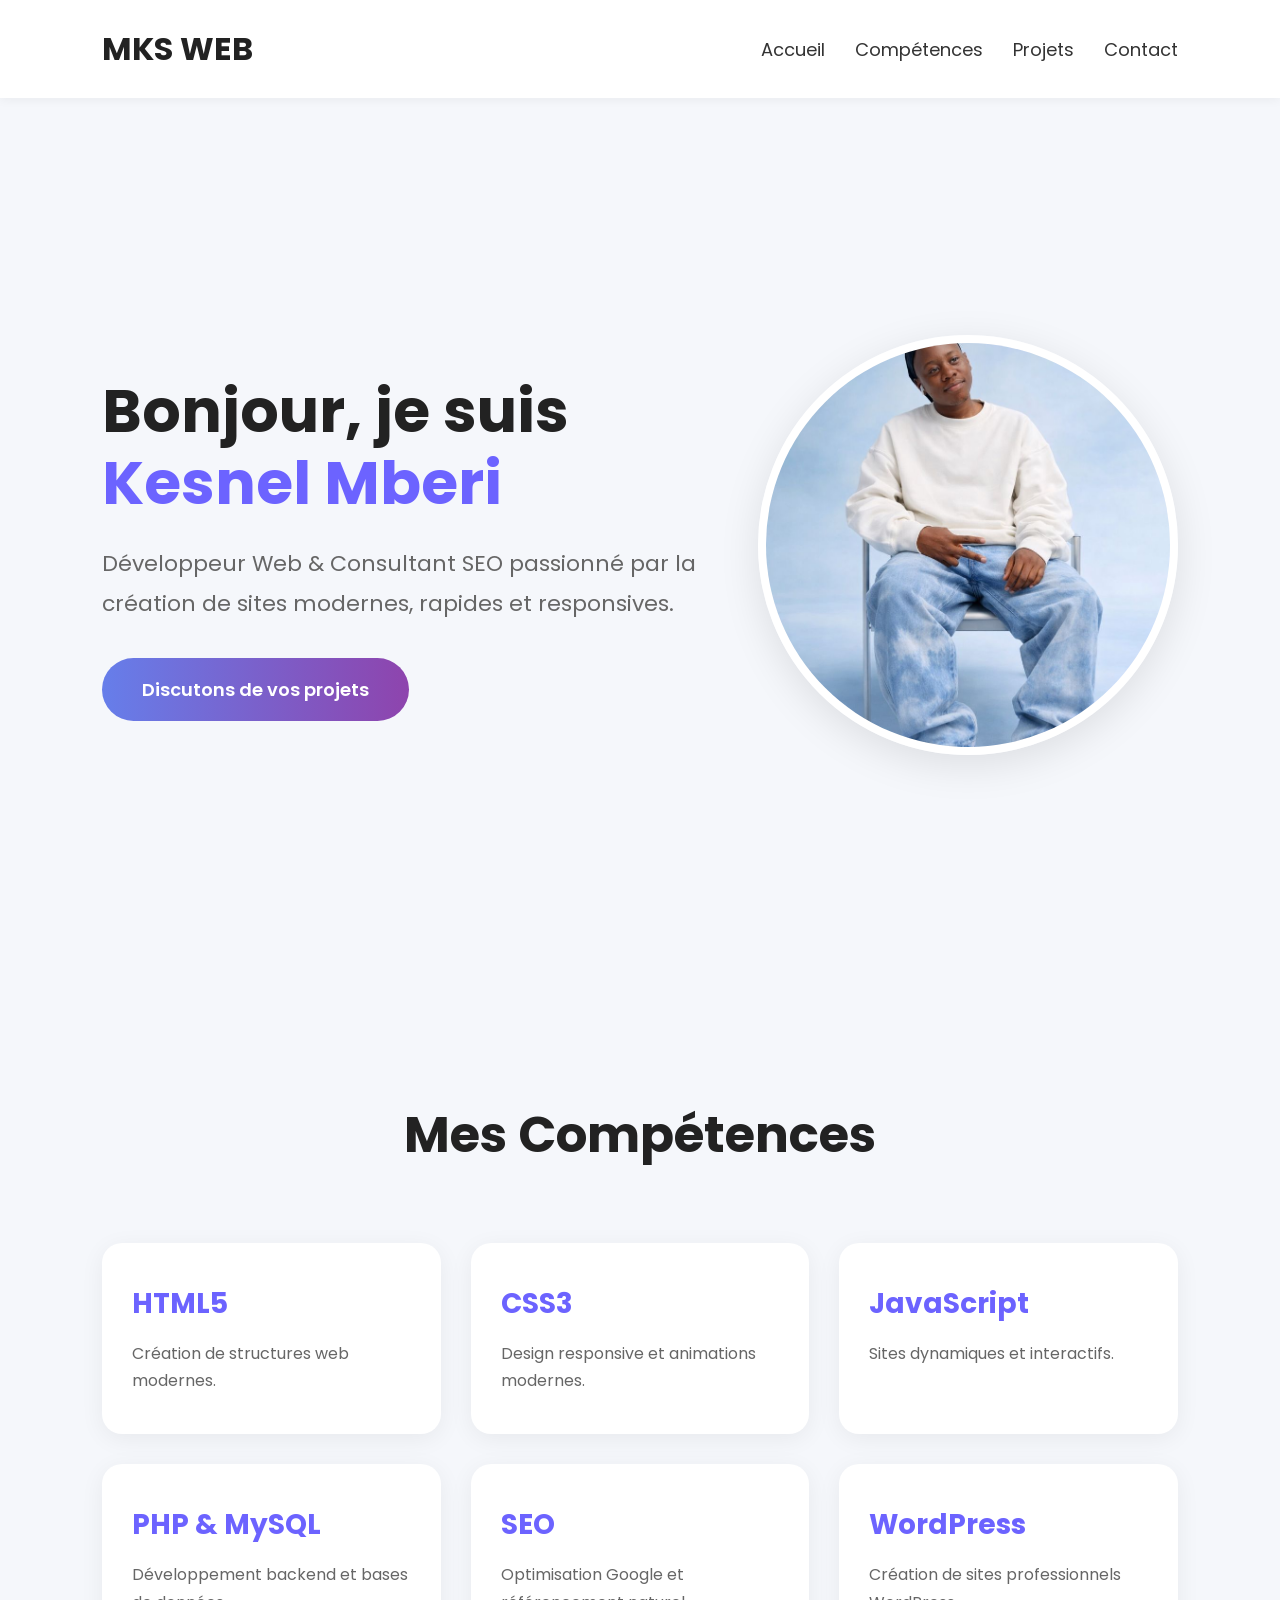
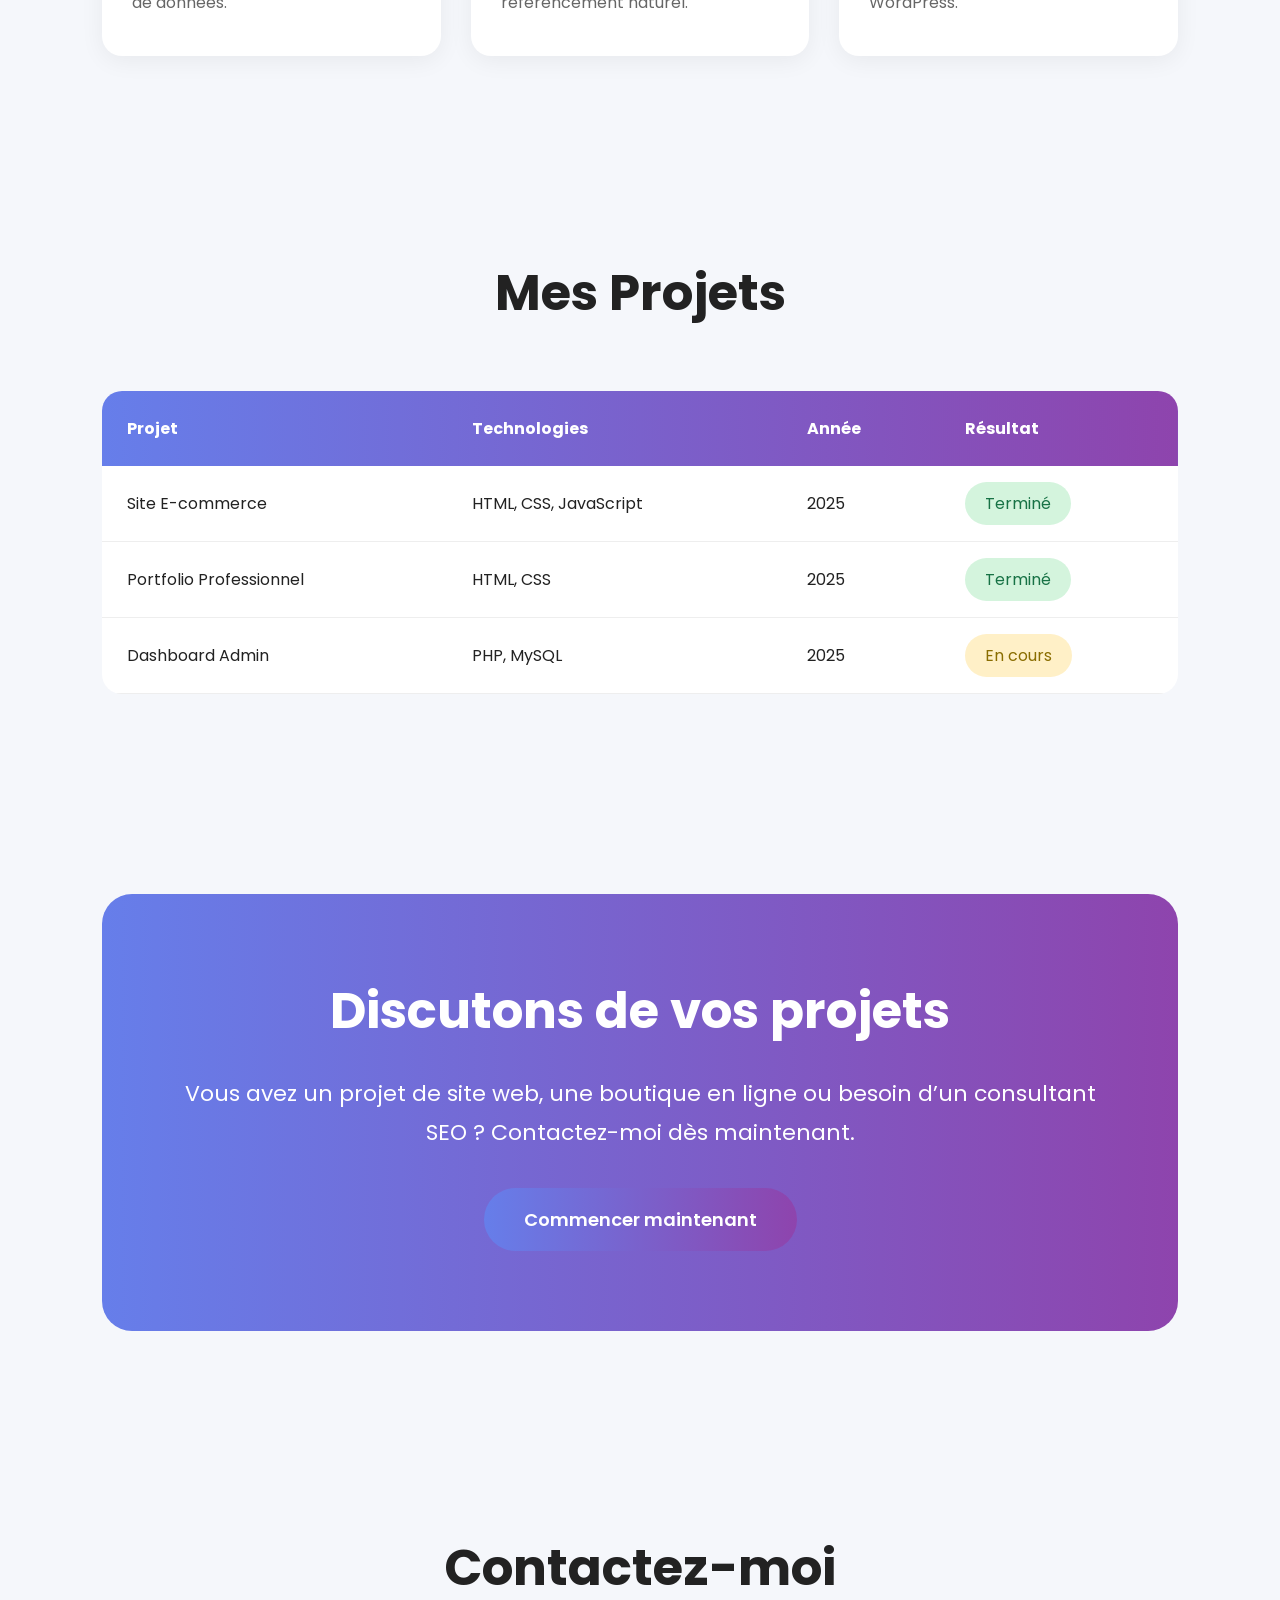
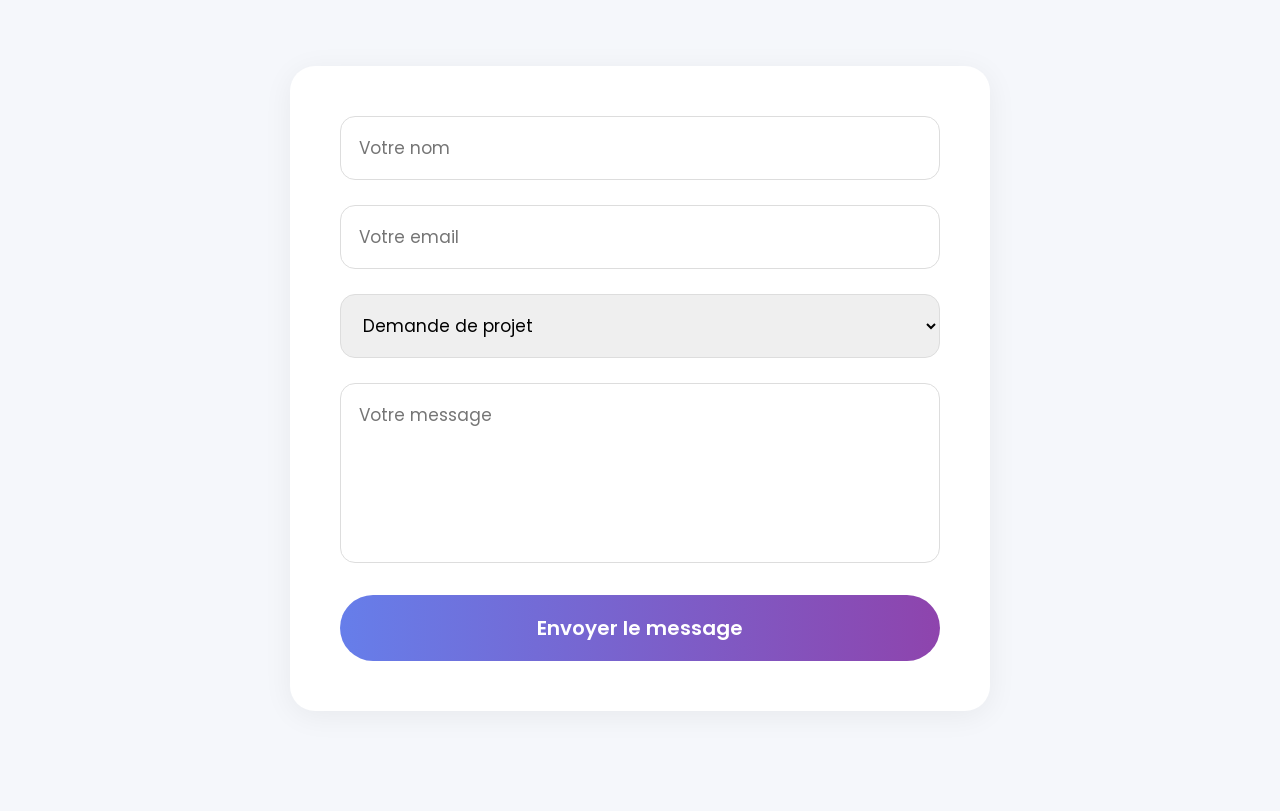
<file: index.html>
<!-- index.html -->  
<!DOCTYPE html>  
<html lang="fr">  
<head>  
    <meta charset="UTF-8">  
    <meta name="viewport" content="width=device-width, initial-scale=1.0">  
    <title>MKS WEB | Portfolio</title>  
    <link rel="stylesheet" href="pytto.css">  
  
    <!-- Google Font -->  
    <link rel="preconnect" href="https://fonts.googleapis.com">  
    <link href="https://fonts.googleapis.com/css2?family=Poppins:wght@300;400;500;600;700&display=swap" rel="stylesheet">  
</head>  
<body>  
  
    <!-- HEADER -->  
    <header>  
        <div class="logo">MKS WEB</div>  
  
        <nav>  
            <a href="#accueil">Accueil</a>  
            <a href="pytto competences.html">Compétences</a>  
            <a href="pytto projets.html">Projets</a>  
            <a href="pytto contact.html">Contact</a>  
        </nav>  
    </header>  
  
    <!-- HERO -->  
    <section class="hero" id="accueil">  
  
        <div class="hero-text">  
            <h1>  
                Bonjour, je suis   
                <span>Kesnel Mberi</span>  
            </h1>  
  
            <p>  
                Développeur Web & Consultant SEO passionné   
                par la création de sites modernes, rapides   
                et responsives.  
            </p>  
  
            <div class="buttons">  
                <a href="pytto contact.html" class="btn">Discutons de vos projets</a>  
            </div>  
        </div>  
  
        <div class="hero-image">  
            <img src="kesnel img.jpg" alt="photo profil">  
        </div>  
  
    </section>  
  
    <!-- COMPETENCES -->  
    <section class="competences" id="competences">  
  
        <h2>Mes Compétences</h2>  
  
        <div class="cards">  
  
            <div class="card">  
                <h3>HTML5</h3>  
                <p>Création de structures web modernes.</p>  
            </div>  
  
            <div class="card">  
                <h3>CSS3</h3>  
                <p>Design responsive et animations modernes.</p>  
            </div>  
  
            <div class="card">  
                <h3>JavaScript</h3>  
                <p>Sites dynamiques et interactifs.</p>  
            </div>  
  
            <div class="card">  
                <h3>PHP & MySQL</h3>  
                <p>Développement backend et bases de données.</p>  
            </div>  
  
            <div class="card">  
                <h3>SEO</h3>  
                <p>Optimisation Google et référencement naturel.</p>  
            </div>  
  
            <div class="card">  
                <h3>WordPress</h3>  
                <p>Création de sites professionnels WordPress.</p>  
            </div>  
  
        </div>  
  
    </section>  
  
    <!-- PROJETS -->  
    <section class="projets" id="projets">  
  
        <h2>Mes Projets</h2>  
  
        <div class="table-container">  
  
            <table>  
  
                <thead>  
                    <tr>  
                        <th>Projet</th>  
                        <th>Technologies</th>  
                        <th>Année</th>  
                        <th>Résultat</th>  
                    </tr>  
                </thead>  
  
                <tbody>  
  
                    <tr>  
                        <td>Site E-commerce</td>  
                        <td>HTML, CSS, JavaScript</td>  
                        <td>2025</td>  
                        <td>  
                            <span class="termine">Terminé</span>  
                        </td>  
                    </tr>  
  
                    <tr>  
                        <td>Portfolio Professionnel</td>  
                        <td>HTML, CSS</td>  
                        <td>2025</td>  
                        <td>  
                            <span class="termine">Terminé</span>  
                        </td>  
                    </tr>  
  
                    <tr>  
                        <td>Dashboard Admin</td>  
                        <td>PHP, MySQL</td>  
                        <td>2025</td>  
                        <td>  
                            <span class="encours">En cours</span>  
                        </td>  
                    </tr>  
  
                </tbody>  
  
            </table>  
  
        </div>  
  
    </section>  
  
    <!-- DISCUTONS -->  
    <section class="discussion">  
  
        <div class="discussion-box">  
  
            <h2>Discutons de vos projets</h2>  
  
            <p>  
                Vous avez un projet de site web, une boutique   
                en ligne ou besoin d’un consultant SEO ?  
                Contactez-moi dès maintenant.  
            </p>  
  
            <a href="pytto contact.html" class="btn">  
                Commencer maintenant  
            </a>  
  
        </div>  
  
    </section>  
  
    <!-- CONTACT -->  
    <section class="contact" id="contact">  
  
        <h2>Contactez-moi</h2>  
  
        <form>  
  
            <input type="text" placeholder="Votre nom">  
  
            <input type="email" placeholder="Votre email">  
  
            <select>  
                <option>Demande de projet</option>  
                <option>Création de site</option>  
                <option>SEO</option>  
                <option>Maintenance</option>  
            </select>  
  
            <textarea placeholder="Votre message"></textarea>  
  
            <button type="submit">  
                Envoyer le message  
            </button>  
  
        </form>  
  
    </section>  
  
</body>  
</html>
</file>
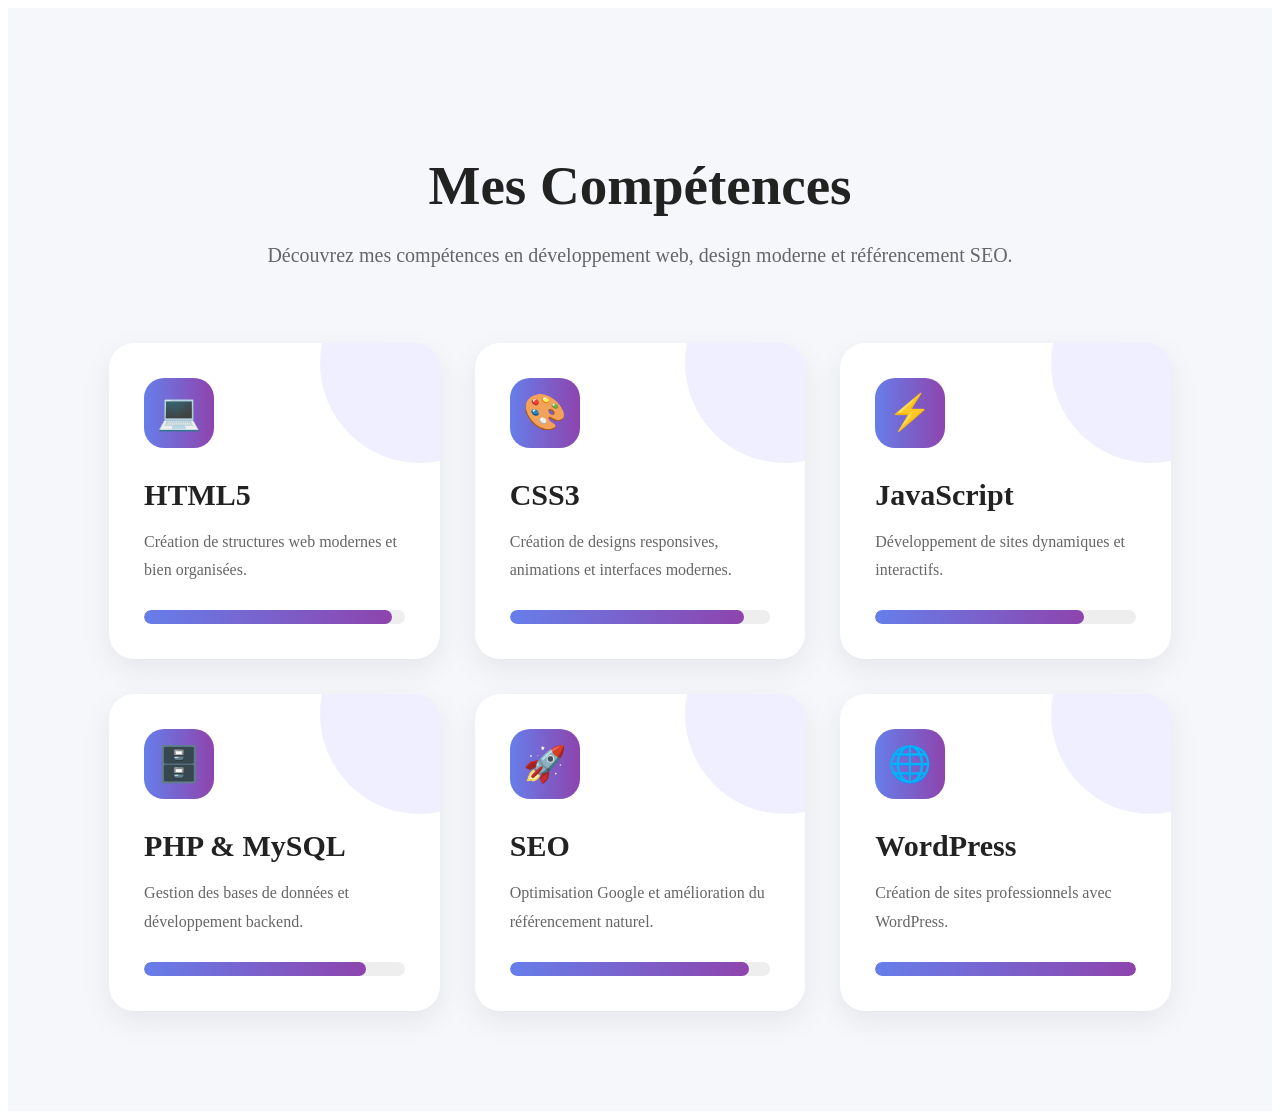
<file: pytto competences.html>
<!DOCTYPE html>
<html lang="fr">
<head>
    <meta charset="UTF-8">
    <meta name="viewport" content="width=device-width, initial-scale=1.0">

    <title>Mes Compétences</title>

    <!-- Lien CSS -->
    <link rel="stylesheet" href="pytto competence.css">

    <!-- Google Font -->
    <link rel="preconnect" href="https://fonts.googleapis.com">

    <link href="https://fonts.googleapis.com/css2?family=Poppins:wght@300;400;500;600;700&display=swap" rel="stylesheet">
</head>

<body>

<section class="competences">

    <!-- TITRE -->

    <div class="title">

        <h2>Mes Compétences</h2>

        <p>
            Découvrez mes compétences en développement web,
            design moderne et référencement SEO.
        </p>

    </div>

    <!-- CONTAINER -->

    <div class="skills-container">

        <!-- CARD 1 -->

        <div class="skill-card">

            <div class="icon">💻</div>

            <h3>HTML5</h3>

            <p>
                Création de structures web modernes
                et bien organisées.
            </p>

            <div class="progress">
                <div class="progress-bar html">
                    <span>95%</span>
                </div>
            </div>

        </div>

        <!-- CARD 2 -->

        <div class="skill-card">

            <div class="icon">🎨</div>

            <h3>CSS3</h3>

            <p>
                Création de designs responsives,
                animations et interfaces modernes.
            </p>

            <div class="progress">
                <div class="progress-bar css">
                    <span>90%</span>
                </div>
            </div>

        </div>

        <!-- CARD 3 -->

        <div class="skill-card">

            <div class="icon">⚡</div>

            <h3>JavaScript</h3>

            <p>
                Développement de sites dynamiques
                et interactifs.
            </p>

            <div class="progress">
                <div class="progress-bar js">
                    <span>82%</span>
                </div>
            </div>

        </div>

        <!-- CARD 4 -->

        <div class="skill-card">

            <div class="icon">🗄️</div>

            <h3>PHP & MySQL</h3>

            <p>
                Gestion des bases de données
                et développement backend.
            </p>

            <div class="progress">
                <div class="progress-bar php">
                    <span>85%</span>
                </div>
            </div>

        </div>

        <!-- CARD 5 -->

        <div class="skill-card">

            <div class="icon">🚀</div>

            <h3>SEO</h3>

            <p>
                Optimisation Google et amélioration
                du référencement naturel.
            </p>

            <div class="progress">
                <div class="progress-bar seo">
                    <span>92%</span>
                </div>
            </div>

        </div>

        <!-- CARD 6 -->

        <div class="skill-card">

            <div class="icon">🌐</div>

            <h3>WordPress</h3>

            <p>
                Création de sites professionnels
                avec WordPress.
            </p>

            <div class="progress">
                <div class="progress-bar wordpress">
                    <span>88%</span>
                </div>
            </div>

        </div>

    </div>

</section>

</body>
</html>
</file>
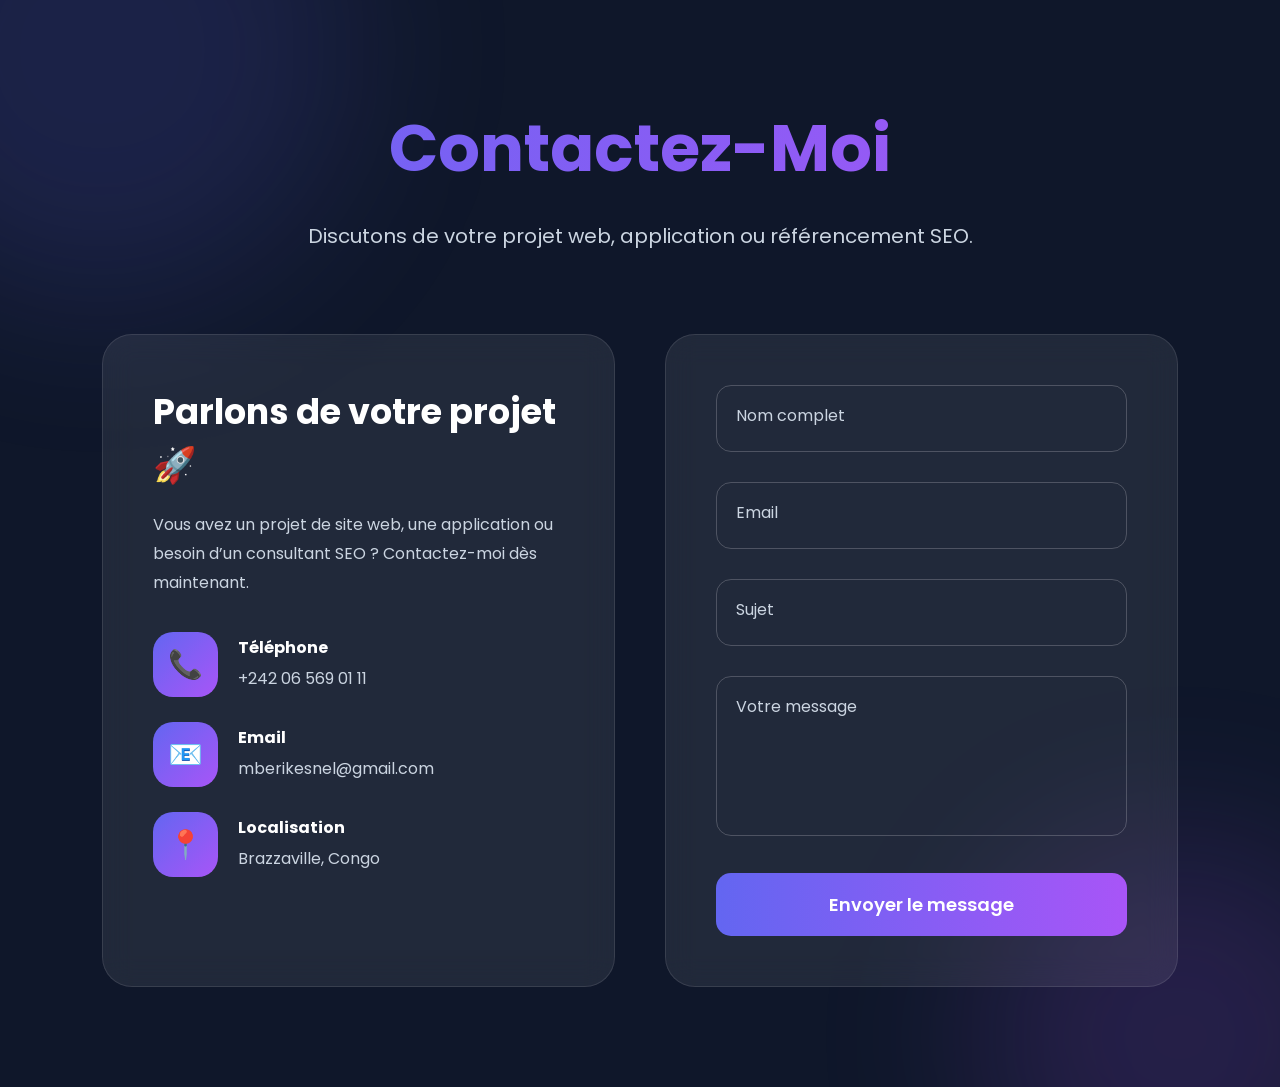
<file: pytto contact.html>
<!DOCTYPE html>
<html lang="fr">
<head>
    <meta charset="UTF-8">
    <meta name="viewport" content="width=device-width, initial-scale=1.0">
    
    <title>Contact | MKS WEB</title>

    <!-- CSS -->
    <link rel="stylesheet" href="pytto contact.css">

    <!-- GOOGLE FONT -->
    <link rel="preconnect" href="https://fonts.googleapis.com">

    <link href="https://fonts.googleapis.com/css2?family=Poppins:wght@300;400;500;600;700&display=swap" rel="stylesheet">
</head>

<body>

<section class="contact">

    <!-- TITRE -->

    <div class="title">

        <h2>Contactez-Moi</h2>

        <p>
            Discutons de votre projet web,
            application ou référencement SEO.
        </p>

    </div>

    <!-- CONTAINER -->

    <div class="contact-container">

        <!-- INFORMATIONS -->

        <div class="contact-info">

            <h3>Parlons de votre projet 🚀</h3>

            <p>
                Vous avez un projet de site web,
                une application ou besoin d’un consultant SEO ?
                Contactez-moi dès maintenant.
            </p>

            <div class="info-box">
                <span>📞</span>
                <div>
                    <h4>Téléphone</h4>
                    <p>+242 06 569 01 11</p>
                </div>
            </div>

            <div class="info-box">
                <span>📧</span>
                <div>
                    <h4>Email</h4>
                    <p>mberikesnel@gmail.com</p>
                </div>
            </div>

            <div class="info-box">
                <span>📍</span>
                <div>
                    <h4>Localisation</h4>
                    <p>Brazzaville, Congo</p>
                </div>
            </div>

        </div>

        <!-- FORMULAIRE -->

        <form class="contact-form">

            <div class="input-box">
                <input type="text" required>
                <label>Nom complet</label>
            </div>

            <div class="input-box">
                <input type="email" required>
                <label>Email</label>
            </div>

            <div class="input-box">
                <input type="text" required>
                <label>Sujet</label>
            </div>

            <div class="input-box textarea-box">
                <textarea required></textarea>
                <label>Votre message</label>
            </div>

            <button type="submit">
                Envoyer le message
            </button>

        </form>

    </div>

</section>

</body>
</html>
</file>
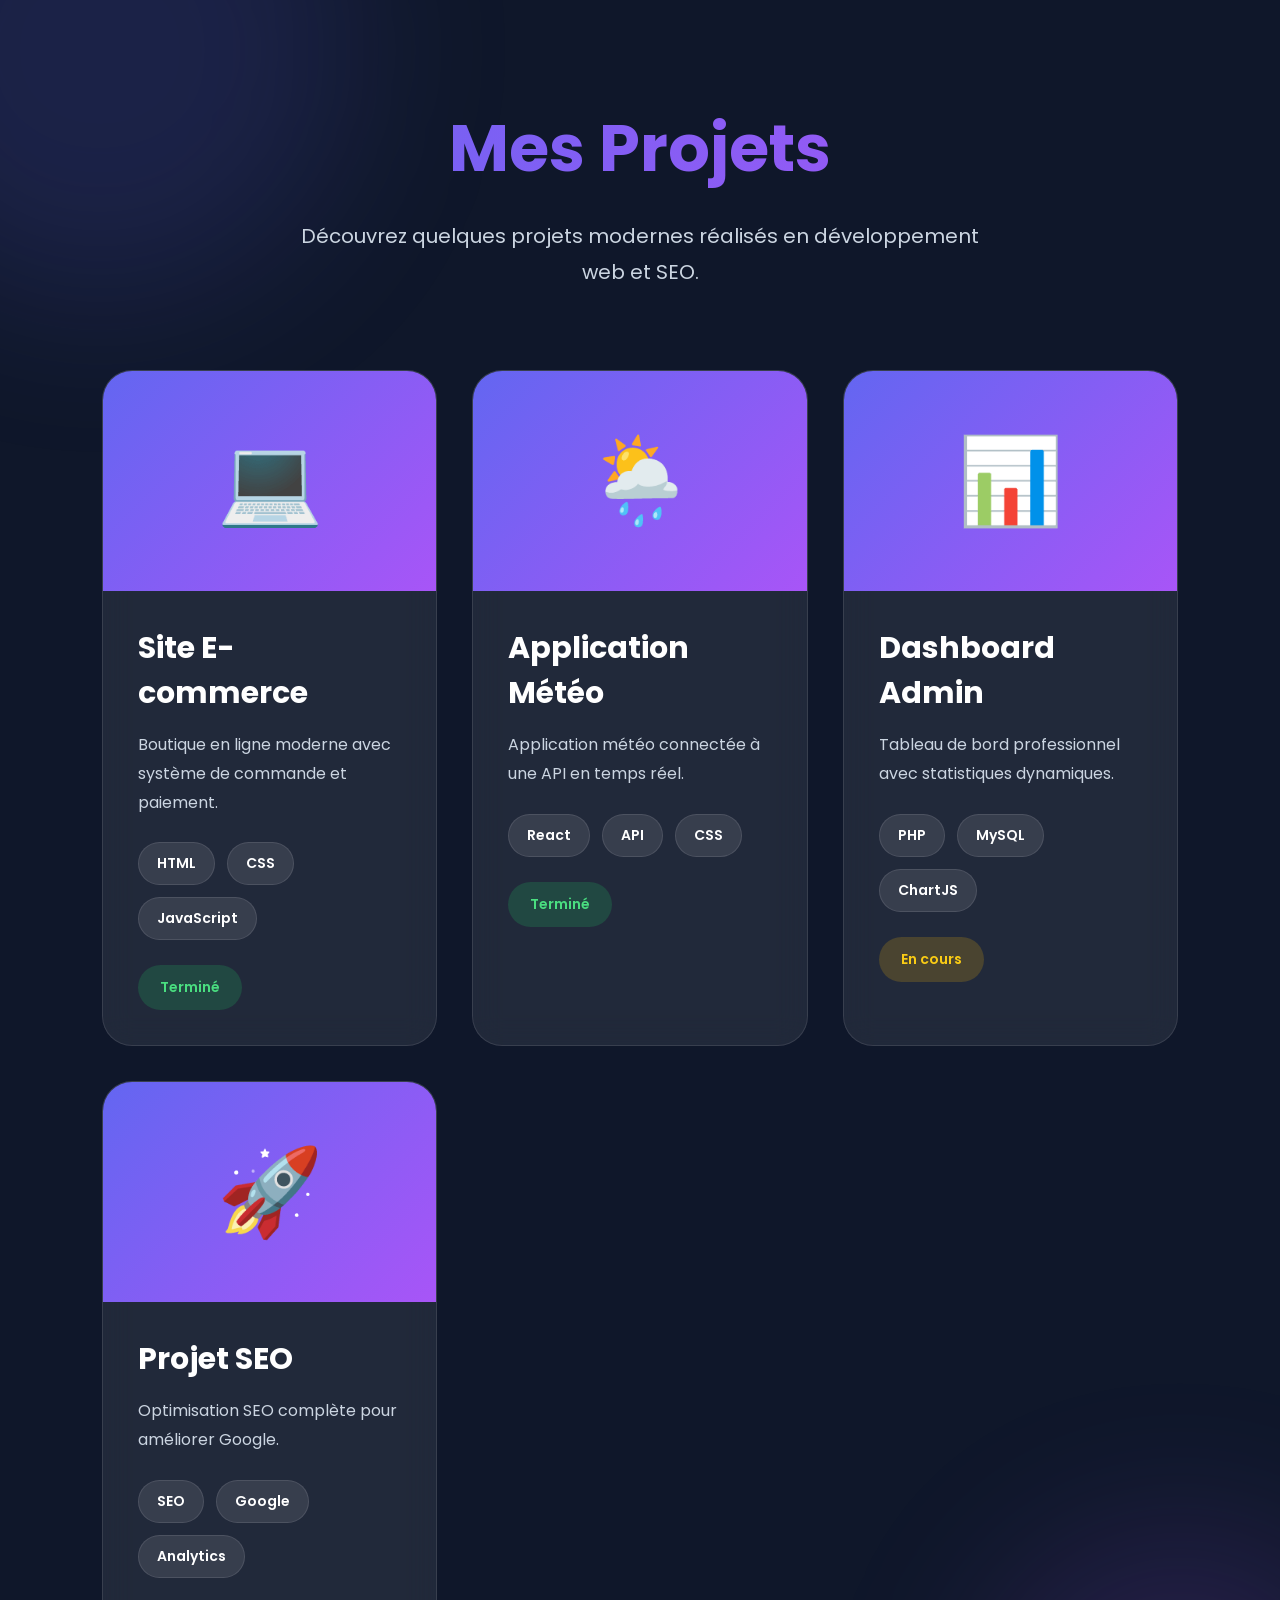
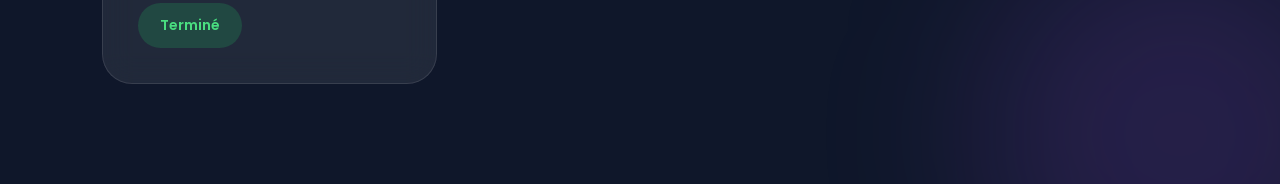
<file: pytto projets.html>
<!DOCTYPE html>
<html lang="fr">
<head>
    <meta charset="UTF-8">
    <meta name="viewport" content="width=device-width, initial-scale=1.0">

    <title>Mes Projets</title>

    <!-- CSS -->
    <link rel="stylesheet" href="pytto projets.css">

    <!-- GOOGLE FONT -->
    <link rel="preconnect" href="https://fonts.googleapis.com">

    <link href="https://fonts.googleapis.com/css2?family=Poppins:wght@300;400;500;600;700&display=swap" rel="stylesheet">
</head>

<body>

<section class="projets">

    <!-- TITRE -->

    <div class="title">

        <h2>Mes Projets</h2>

        <p>
            Découvrez quelques projets modernes
            réalisés en développement web et SEO.
        </p>

    </div>

    <!-- CONTAINER -->

    <div class="projects-container">

        <!-- CARD 1 -->

        <div class="project-card">

            <div class="project-image">
                💻
            </div>

            <div class="project-content">

                <h3>Site E-commerce</h3>

                <p>
                    Boutique en ligne moderne avec système
                    de commande et paiement.
                </p>

                <div class="tech">
                    <span>HTML</span>
                    <span>CSS</span>
                    <span>JavaScript</span>
                </div>

                <div class="status termine">
                    Terminé
                </div>

            </div>

        </div>

        <!-- CARD 2 -->

        <div class="project-card">

            <div class="project-image">
                🌦️
            </div>

            <div class="project-content">

                <h3>Application Météo</h3>

                <p>
                    Application météo connectée
                    à une API en temps réel.
                </p>

                <div class="tech">
                    <span>React</span>
                    <span>API</span>
                    <span>CSS</span>
                </div>

                <div class="status termine">
                    Terminé
                </div>

            </div>

        </div>

        <!-- CARD 3 -->

        <div class="project-card">

            <div class="project-image">
                📊
            </div>

            <div class="project-content">

                <h3>Dashboard Admin</h3>

                <p>
                    Tableau de bord professionnel
                    avec statistiques dynamiques.
                </p>

                <div class="tech">
                    <span>PHP</span>
                    <span>MySQL</span>
                    <span>ChartJS</span>
                </div>

                <div class="status encours">
                    En cours
                </div>

            </div>

        </div>

        <!-- CARD 4 -->

        <div class="project-card">

            <div class="project-image">
                🚀
            </div>

            <div class="project-content">

                <h3>Projet SEO</h3>

                <p>
                    Optimisation SEO complète
                    pour améliorer Google.
                </p>

                <div class="tech">
                    <span>SEO</span>
                    <span>Google</span>
                    <span>Analytics</span>
                </div>

                <div class="status termine">
                    Terminé
                </div>

            </div>

        </div>

    </div>

</section>

</body>
</html>
</file>
<file: pytto.css>
/* style.css */  
  
*{  
    margin:0;  
    padding:0;  
    box-sizing:border-box;  
    font-family:'Poppins', sans-serif;  
}  
  
body{  
    background:#f5f7fb;  
    color:#222;  
}  
  
/* HEADER */  
  
header{  
    width:100%;  
    background:white;  
    padding:25px 8%;  
    display:flex;  
    justify-content:space-between;  
    align-items:center;  
    position:sticky;  
    top:0;  
    z-index:1000;  
    box-shadow:0 2px 10px rgba(0,0,0,0.05);  
}  
  
.logo{  
    font-size:32px;  
    font-weight:700;  
}  
  
nav{  
    display:flex;  
    gap:30px;  
}  
  
nav a{  
    text-decoration:none;  
    color:#333;  
    font-size:18px;  
    transition:0.3s;  
}  
  
nav a:hover{  
    color:#6c63ff;  
}  
  
/* HERO */  
  
.hero{  
    min-height:100vh;  
    padding:80px 8%;  
    display:flex;  
    justify-content:space-between;  
    align-items:center;  
    gap:60px;  
}  
  
.hero-text{  
    flex:1;  
}  
  
.hero-text h1{  
    font-size:60px;  
    line-height:1.2;  
    margin-bottom:25px;  
}  
  
.hero-text span{  
    color:#6c63ff;  
}  
  
.hero-text p{  
    font-size:22px;  
    color:#666;  
    line-height:1.8;  
    margin-bottom:35px;  
}  
  
.btn{  
    display:inline-block;  
    padding:18px 40px;  
    border-radius:50px;  
    text-decoration:none;  
    color:white;  
    background:linear-gradient(90deg,#667eea,#8e44ad);  
    transition:0.3s;  
    font-size:18px;  
    font-weight:600;  
}  
  
.btn:hover{  
    transform:translateY(-5px);  
}  
  
.hero-image img{  
    width:420px;  
    height:420px;  
    border-radius:50%;  
    object-fit:cover;  
    border:8px solid white;  
    box-shadow:0 10px 40px rgba(0,0,0,0.1);  
}  
  
/* COMPETENCES */  
  
.competences{  
    padding:100px 8%;  
}  
  
.competences h2{  
    text-align:center;  
    font-size:50px;  
    margin-bottom:70px;  
}  
  
.cards{  
    display:grid;  
    grid-template-columns:repeat(auto-fit,minmax(250px,1fr));  
    gap:30px;  
}  
  
.card{  
    background:white;  
    padding:40px 30px;  
    border-radius:20px;  
    box-shadow:0 5px 25px rgba(0,0,0,0.06);  
    transition:0.3s;  
}  
  
.card:hover{  
    transform:translateY(-10px);  
}  
  
.card h3{  
    font-size:28px;  
    margin-bottom:15px;  
    color:#6c63ff;  
}  
  
.card p{  
    color:#666;  
    line-height:1.7;  
}  
  
/* PROJETS */  
  
.projets{  
    padding:100px 8%;  
}  
  
.projets h2{  
    text-align:center;  
    font-size:50px;  
    margin-bottom:60px;  
}  
  
.table-container{  
    overflow:auto;  
}  
  
table{  
    width:100%;  
    border-collapse:collapse;  
    background:white;  
    border-radius:20px;  
    overflow:hidden;  
}  
  
thead{  
    background:linear-gradient(90deg,#667eea,#8e44ad);  
    color:white;  
}  
  
th, td{  
    padding:25px;  
    text-align:left;  
}  
  
tbody tr{  
    border-bottom:1px solid #eee;  
}  
  
.termine{  
    background:#d4f4dd;  
    color:#177245;  
    padding:10px 20px;  
    border-radius:30px;  
}  
  
.encours{  
    background:#fff0c7;  
    color:#8a6d00;  
    padding:10px 20px;  
    border-radius:30px;  
}  
  
/* DISCUSSION */  
  
.discussion{  
    padding:100px 8%;  
}  
  
.discussion-box{  
    background:linear-gradient(90deg,#667eea,#8e44ad);  
    color:white;  
    padding:80px;  
    border-radius:30px;  
    text-align:center;  
}  
  
.discussion-box h2{  
    font-size:50px;  
    margin-bottom:25px;  
}  
  
.discussion-box p{  
    font-size:22px;  
    line-height:1.8;  
    margin-bottom:35px;  
}  
  
/* CONTACT */  
  
.contact{  
    padding:100px 8%;  
}  
  
.contact h2{  
    text-align:center;  
    font-size:50px;  
    margin-bottom:60px;  
}  
  
form{  
    max-width:700px;  
    margin:auto;  
    background:white;  
    padding:50px;  
    border-radius:25px;  
    box-shadow:0 5px 30px rgba(0,0,0,0.06);  
}  
  
input,  
select,  
textarea{  
    width:100%;  
    padding:18px;  
    margin-bottom:25px;  
    border:1px solid #ddd;  
    border-radius:15px;  
    font-size:17px;  
}  
  
textarea{  
    height:180px;  
    resize:none;  
}  
  
button{  
    width:100%;  
    padding:18px;  
    border:none;  
    border-radius:50px;  
    background:linear-gradient(90deg,#667eea,#8e44ad);  
    color:white;  
    font-size:20px;  
    font-weight:600;  
    cursor:pointer;  
}  
  
/* RESPONSIVE */  
  
@media(max-width:900px){  
  
    header{  
        flex-direction:column;  
        gap:20px;  
    }  
  
    nav{  
        flex-wrap:wrap;  
        justify-content:center;  
    }  
  
    .hero{  
        flex-direction:column;  
        text-align:center;  
    }  
  
    .hero-text h1{  
        font-size:45px;  
    }  
  
    .hero-image img{  
        width:300px;  
        height:300px;  
    }  
  
    .competences h2,  
    .projets h2,  
    .contact h2,  
    .discussion-box h2{  
        font-size:40px;  
    }  
  
    .discussion-box{  
        padding:50px 30px;  
    }  
  
}
</file>
<file: pytto competence.css>
/* SECTION COMPETENCES */

.competences{
    padding:100px 8%;
    background:#f5f7fb;
}

.title{
    text-align:center;
    margin-bottom:70px;
}

.title h2{
    font-size:55px;
    color:#222;
    margin-bottom:15px;
}

.title p{
    color:#666;
    font-size:20px;
    line-height:1.8;
}

/* GRID */

.skills-container{
    display:grid;
    grid-template-columns:repeat(auto-fit,minmax(300px,1fr));
    gap:35px;
}

/* CARD */

.skill-card{
    background:white;
    padding:35px;
    border-radius:25px;
    box-shadow:0 10px 30px rgba(0,0,0,0.07);
    transition:0.4s;
    position:relative;
    overflow:hidden;

    animation:fadeUp 1s ease;
}

.skill-card:hover{
    transform:translateY(-15px) scale(1.03);
}

/* Effet lumière */

.skill-card::before{
    content:"";
    position:absolute;
    width:200px;
    height:200px;
    background:rgba(108,99,255,0.1);
    border-radius:50%;
    top:-80px;
    right:-80px;
}

/* ICON */

.icon{
    width:70px;
    height:70px;
    background:linear-gradient(90deg,#667eea,#8e44ad);
    color:white;
    display:flex;
    align-items:center;
    justify-content:center;
    font-size:35px;
    border-radius:20px;
    margin-bottom:25px;

    animation:float 3s ease-in-out infinite;
}

.skill-card h3{
    font-size:30px;
    margin-bottom:15px;
    color:#222;
}

.skill-card p{
    color:#666;
    line-height:1.8;
    margin-bottom:25px;
}

/* BARRE */

.progress{
    width:100%;
    height:14px;
    background:#eee;
    border-radius:30px;
    overflow:hidden;
}

.progress-bar{
    height:100%;
    border-radius:30px;
    background:linear-gradient(90deg,#667eea,#8e44ad);
    position:relative;

    animation:load 2s ease;
}

.progress-bar span{
    position:absolute;
    right:10px;
    top:-30px;
    font-size:14px;
    font-weight:600;
    color:#6c63ff;
}

/* LARGEURS */

.html{
    width:95%;
}

.css{
    width:90%;
}

.js{
    width:80%;
}

.php{
    width:85%;
}

.seo{
    width:92%;
}

.wp{
    width:88%;
}

/* ANIMATIONS */

@keyframes fadeUp{
    from{
        opacity:0;
        transform:translateY(50px);
    }

    to{
        opacity:1;
        transform:translateY(0);
    }
}

@keyframes float{
    0%{
        transform:translateY(0px);
    }

    50%{
        transform:translateY(-10px);
    }

    100%{
        transform:translateY(0px);
    }
}

@keyframes load{
    from{
        width:0;
    }
}

/* RESPONSIVE */

@media(max-width:768px){

    .title h2{
        font-size:40px;
    }

    .title p{
        font-size:17px;
    }

}
</file>
<file: pytto contact.css>
*{
    margin:0;
    padding:0;
    box-sizing:border-box;
    font-family:'Poppins', sans-serif;
}

body{
    background:#0f172a;
    color:white;
    overflow-x:hidden;
}

/* =========================
   SECTION
========================= */

.contact{
    width:100%;
    min-height:100vh;
    padding:100px 8%;
    position:relative;
    overflow:hidden;
}

/* BACKGROUND */

.contact::before{
    content:"";
    position:absolute;

    width:500px;
    height:500px;

    background:rgba(99,102,241,0.15);

    border-radius:50%;

    top:-200px;
    left:-150px;

    filter:blur(80px);
}

.contact::after{
    content:"";
    position:absolute;

    width:400px;
    height:400px;

    background:rgba(168,85,247,0.15);

    border-radius:50%;

    bottom:-150px;
    right:-100px;

    filter:blur(80px);
}

/* =========================
   TITRE
========================= */

.title{
    text-align:center;
    margin-bottom:80px;
    position:relative;
    z-index:2;

    animation:fadeDown 1s ease;
}

.title h2{
    font-size:65px;

    background:linear-gradient(90deg,#6366f1,#a855f7);
    -webkit-background-clip:text;
    -webkit-text-fill-color:transparent;

    margin-bottom:20px;
}

.title p{
    color:#cbd5e1;
    font-size:20px;
    line-height:1.8;
}

/* =========================
   CONTAINER
========================= */

.contact-container{
    display:grid;
    grid-template-columns:1fr 1fr;
    gap:50px;

    position:relative;
    z-index:2;
}

/* =========================
   INFO
========================= */

.contact-info{
    background:rgba(255,255,255,0.08);

    backdrop-filter:blur(15px);

    border:1px solid rgba(255,255,255,0.1);

    border-radius:30px;

    padding:50px;

    animation:fadeLeft 1s ease;
}

.contact-info h3{
    font-size:35px;
    margin-bottom:20px;
}

.contact-info p{
    color:#cbd5e1;
    line-height:1.8;
    margin-bottom:35px;
}

/* BOX */

.info-box{
    display:flex;
    align-items:center;
    gap:20px;

    margin-bottom:25px;
}

.info-box span{
    width:65px;
    height:65px;

    border-radius:20px;

    background:linear-gradient(135deg,#6366f1,#a855f7);

    display:flex;
    justify-content:center;
    align-items:center;

    font-size:28px;

    animation:float 3s ease-in-out infinite;
}

.info-box h4{
    margin-bottom:5px;
}

.info-box p{
    margin:0;
}

/* =========================
   FORMULAIRE
========================= */

.contact-form{
    background:rgba(255,255,255,0.08);

    backdrop-filter:blur(15px);

    border:1px solid rgba(255,255,255,0.1);

    border-radius:30px;

    padding:50px;

    animation:fadeRight 1s ease;
}

/* INPUT */

.input-box{
    position:relative;
    margin-bottom:30px;
}

.input-box input,
.input-box textarea{
    width:100%;

    padding:20px;

    background:transparent;

    border:1px solid rgba(255,255,255,0.2);

    border-radius:15px;

    outline:none;

    color:white;

    font-size:16px;
}

.input-box textarea{
    height:160px;
    resize:none;
}

/* LABEL */

.input-box label{
    position:absolute;

    left:20px;
    top:18px;

    color:#cbd5e1;

    pointer-events:none;

    transition:0.3s;
}

/* ANIMATION LABEL */

.input-box input:focus ~ label,
.input-box input:valid ~ label,
.input-box textarea:focus ~ label,
.input-box textarea:valid ~ label{

    top:-12px;
    left:15px;

    background:#0f172a;

    padding:0 10px;

    font-size:13px;

    color:#8b5cf6;
}

/* BUTTON */

button{
    width:100%;

    padding:18px;

    border:none;

    border-radius:15px;

    background:linear-gradient(90deg,#6366f1,#a855f7);

    color:white;

    font-size:18px;
    font-weight:600;

    cursor:pointer;

    transition:0.3s;
}

button:hover{
    transform:translateY(-5px);
}

/* =========================
   ANIMATIONS
========================= */

@keyframes fadeDown{

    from{
        opacity:0;
        transform:translateY(-50px);
    }

    to{
        opacity:1;
        transform:translateY(0);
    }

}

@keyframes fadeLeft{

    from{
        opacity:0;
        transform:translateX(-50px);
    }

    to{
        opacity:1;
        transform:translateX(0);
    }

}

@keyframes fadeRight{

    from{
        opacity:0;
        transform:translateX(50px);
    }

    to{
        opacity:1;
        transform:translateX(0);
    }

}

@keyframes float{

    0%{
        transform:translateY(0px);
    }

    50%{
        transform:translateY(-10px);
    }

    100%{
        transform:translateY(0px);
    }

}

/* =========================
   RESPONSIVE
========================= */

@media(max-width:900px){

    .contact-container{
        grid-template-columns:1fr;
    }

    .title h2{
        font-size:45px;
    }

}

@media(max-width:600px){

    .contact-info,
    .contact-form{
        padding:30px;
    }

    .title p{
        font-size:16px;
    }

}
</file>
<file: pytto projets.css>
*{
    margin:0;
    padding:0;
    box-sizing:border-box;
    font-family:'Poppins', sans-serif;
}

body{
    background:#0f172a;
    overflow-x:hidden;
    color:white;
}

/* =======================
   SECTION
======================= */

.projets{
    width:100%;
    min-height:100vh;
    padding:100px 8%;
    position:relative;
    overflow:hidden;
}

/* EFFET BACKGROUND */

.projets::before{
    content:"";
    position:absolute;

    width:500px;
    height:500px;

    background:rgba(99,102,241,0.15);

    border-radius:50%;

    top:-200px;
    left:-150px;

    filter:blur(80px);
}

.projets::after{
    content:"";
    position:absolute;

    width:400px;
    height:400px;

    background:rgba(168,85,247,0.15);

    border-radius:50%;

    bottom:-150px;
    right:-100px;

    filter:blur(80px);
}

/* =======================
   TITRE
======================= */

.title{
    text-align:center;
    margin-bottom:80px;
    position:relative;
    z-index:2;

    animation:fadeDown 1s ease;
}

.title h2{
    font-size:65px;
    font-weight:700;

    background:linear-gradient(90deg,#6366f1,#a855f7);
    -webkit-background-clip:text;
    -webkit-text-fill-color:transparent;

    margin-bottom:20px;
}

.title p{
    font-size:20px;
    color:#cbd5e1;
    max-width:700px;
    margin:auto;
    line-height:1.8;
}

/* =======================
   GRID
======================= */

.projects-container{
    display:grid;
    grid-template-columns:repeat(auto-fit,minmax(320px,1fr));
    gap:35px;
    position:relative;
    z-index:2;
}

/* =======================
   CARD
======================= */

.project-card{
    background:rgba(255,255,255,0.08);

    backdrop-filter:blur(15px);

    border:1px solid rgba(255,255,255,0.1);

    border-radius:30px;

    overflow:hidden;

    transition:0.4s ease;

    position:relative;

    animation:fadeUp 1s ease;
}

.project-card:hover{
    transform:translateY(-15px) scale(1.03);

    box-shadow:0 20px 40px rgba(0,0,0,0.3);
}

/* =======================
   IMAGE
======================= */

.project-image{
    height:220px;

    background:linear-gradient(135deg,#6366f1,#a855f7);

    display:flex;
    justify-content:center;
    align-items:center;

    font-size:85px;

    animation:float 3s ease-in-out infinite;
}

/* =======================
   CONTENT
======================= */

.project-content{
    padding:35px;
}

.project-content h3{
    font-size:30px;
    margin-bottom:15px;
    color:white;
}

.project-content p{
    color:#cbd5e1;
    line-height:1.8;
    margin-bottom:25px;
}

/* =======================
   TECHNOLOGIES
======================= */

.tech{
    display:flex;
    flex-wrap:wrap;
    gap:12px;
    margin-bottom:25px;
}

.tech span{
    padding:10px 18px;

    border-radius:30px;

    background:rgba(255,255,255,0.1);

    color:#fff;

    font-size:14px;
    font-weight:600;

    border:1px solid rgba(255,255,255,0.1);

    transition:0.3s;
}

.tech span:hover{
    background:#6366f1;
}

/* =======================
   STATUS
======================= */

.status{
    display:inline-block;

    padding:12px 22px;

    border-radius:30px;

    font-size:14px;
    font-weight:600;
}

.termine{
    background:rgba(34,197,94,0.2);
    color:#4ade80;
}

.encours{
    background:rgba(234,179,8,0.2);
    color:#facc15;
}

/* =======================
   ANIMATIONS
======================= */

@keyframes fadeDown{

    from{
        opacity:0;
        transform:translateY(-50px);
    }

    to{
        opacity:1;
        transform:translateY(0);
    }

}

@keyframes fadeUp{

    from{
        opacity:0;
        transform:translateY(50px);
    }

    to{
        opacity:1;
        transform:translateY(0);
    }

}

@keyframes float{

    0%{
        transform:translateY(0px);
    }

    50%{
        transform:translateY(-12px);
    }

    100%{
        transform:translateY(0px);
    }

}

/* =======================
   RESPONSIVE
======================= */

@media(max-width:768px){

    .title h2{
        font-size:42px;
    }

    .title p{
        font-size:16px;
    }

    .project-content h3{
        font-size:24px;
    }

    .project-image{
        font-size:65px;
    }

}
</file>
